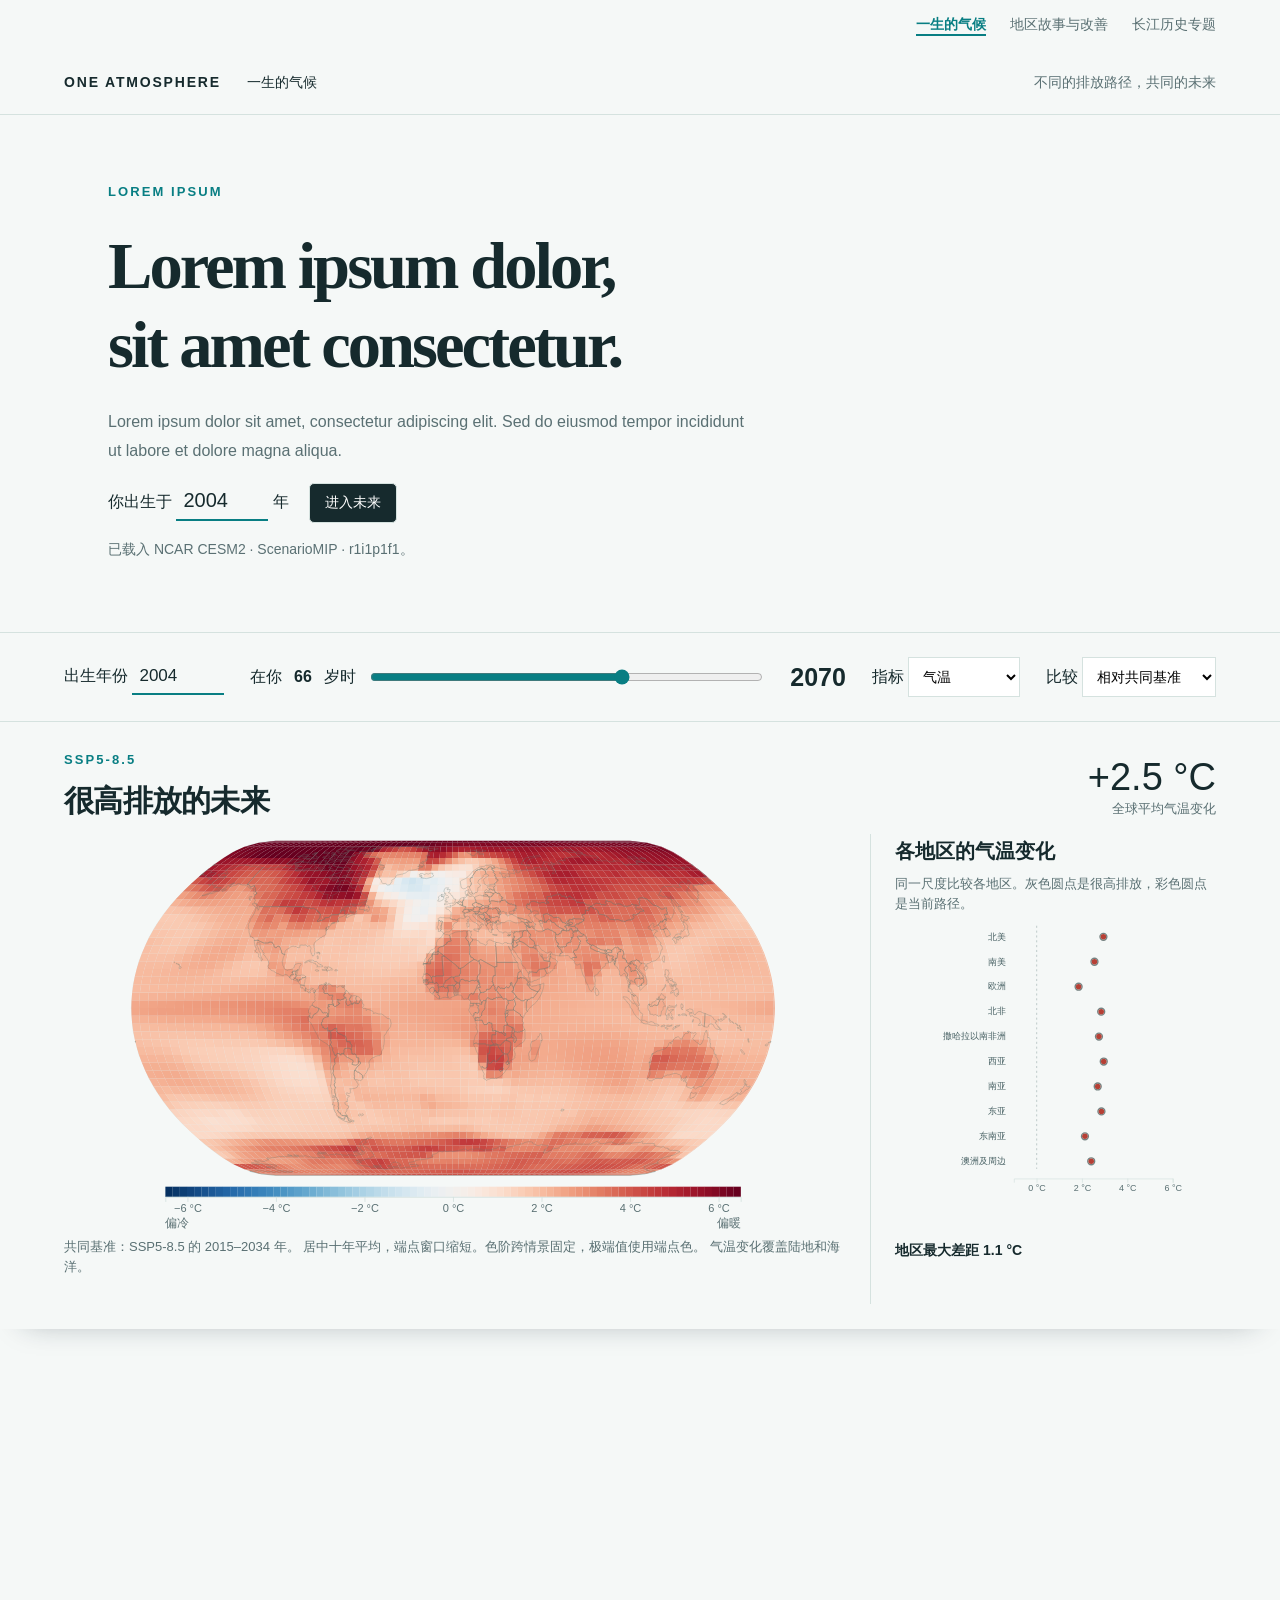
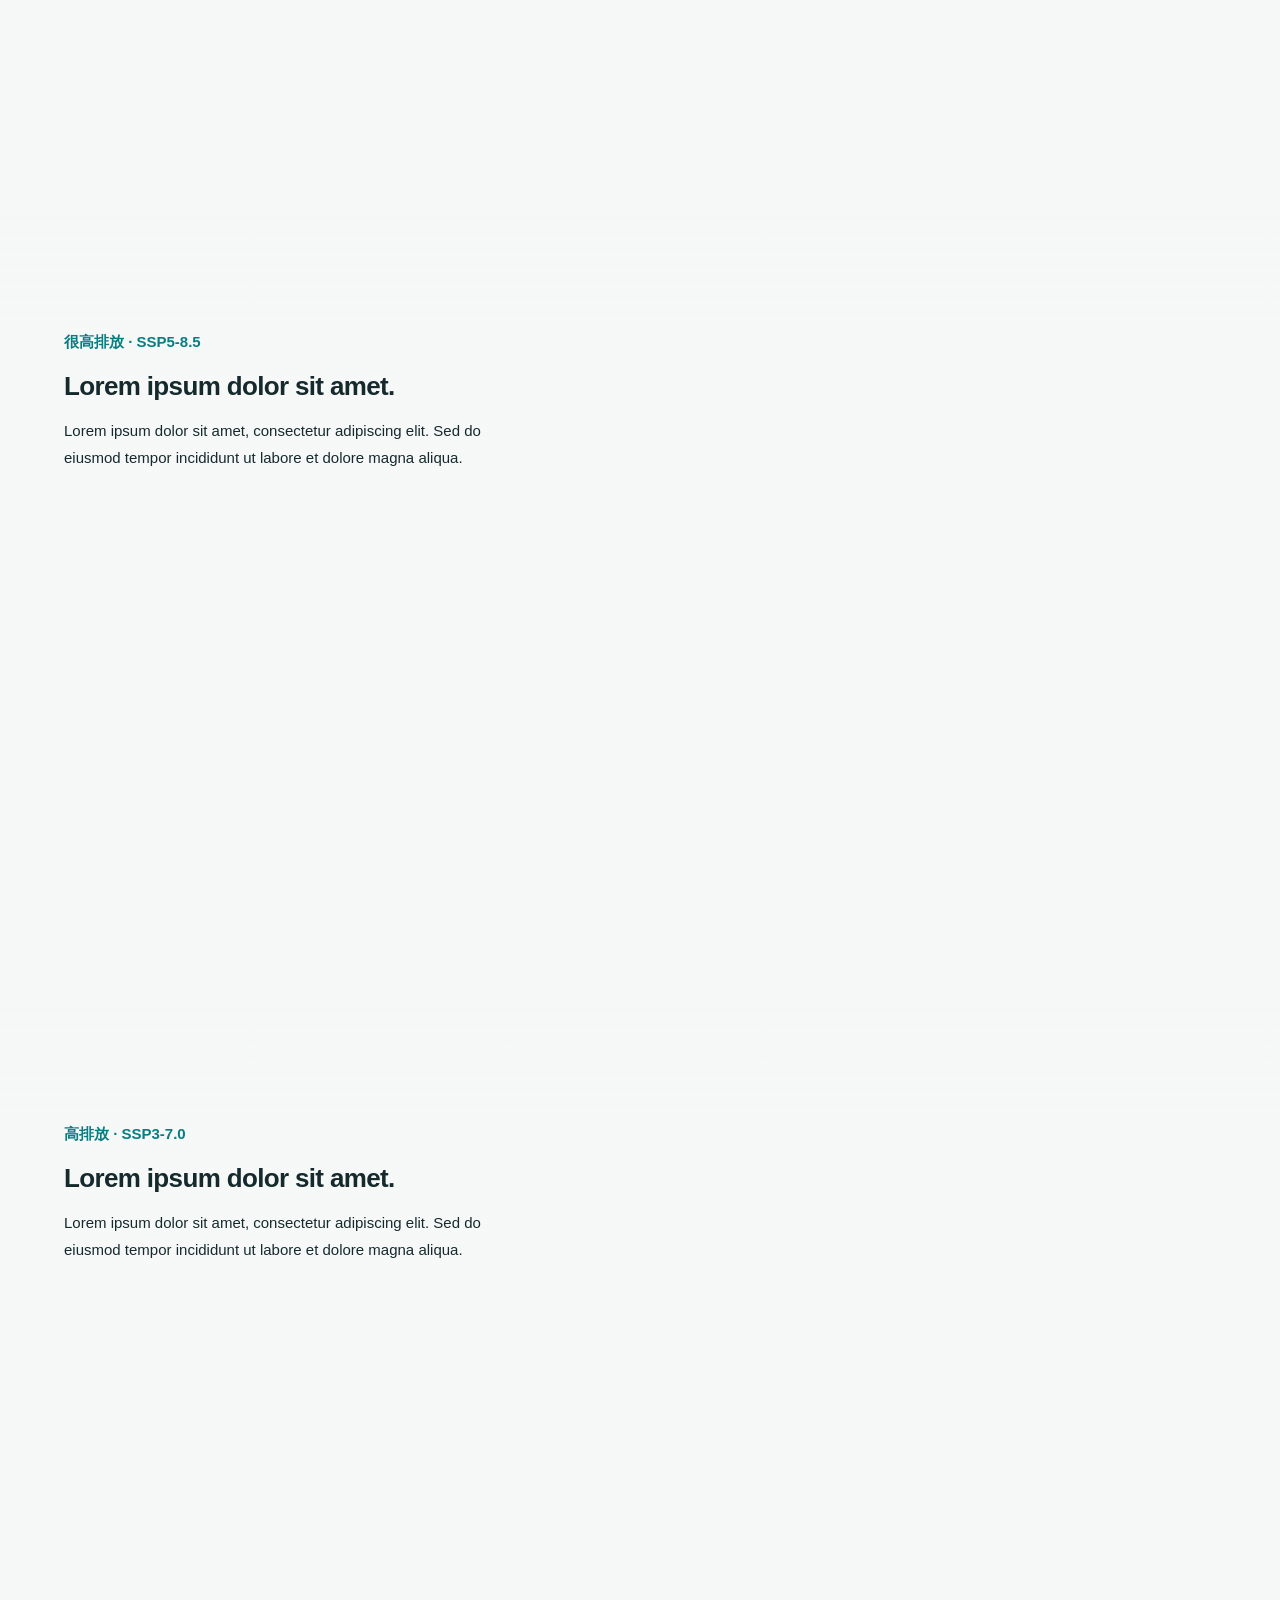
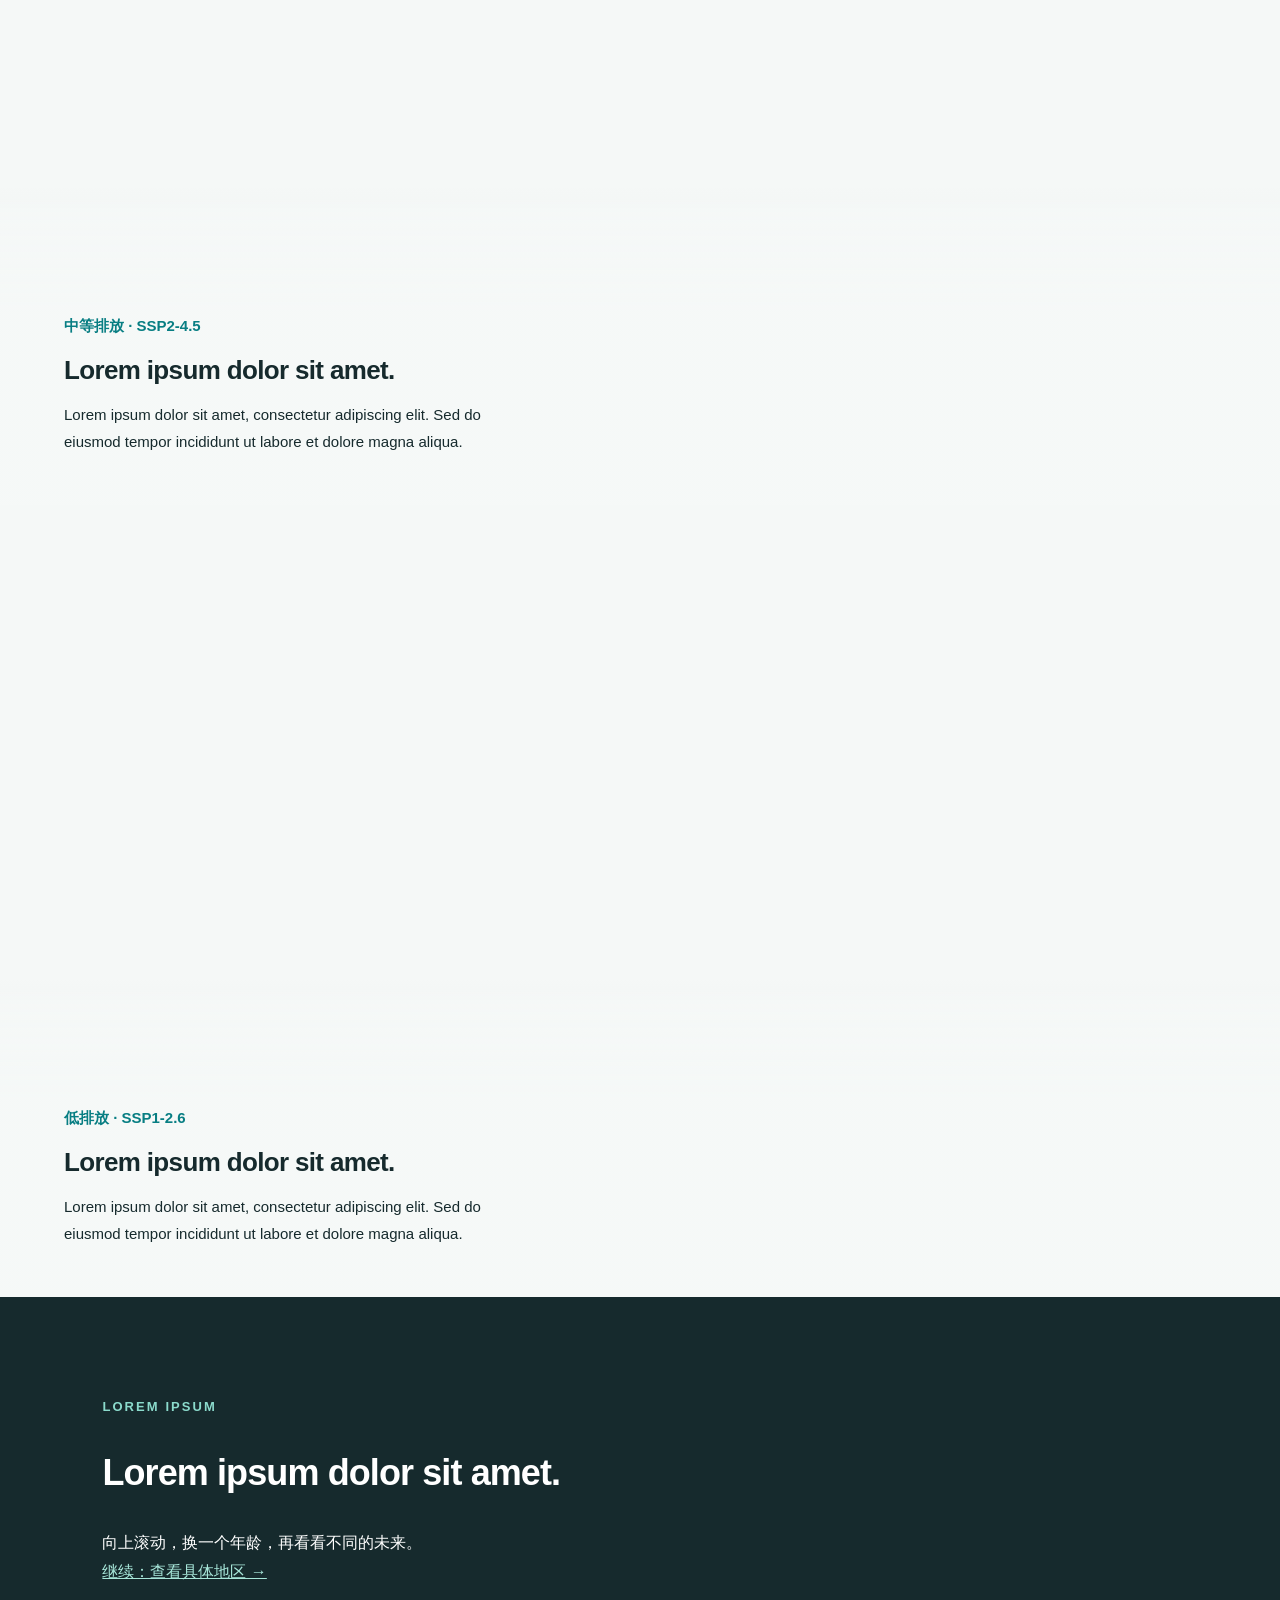
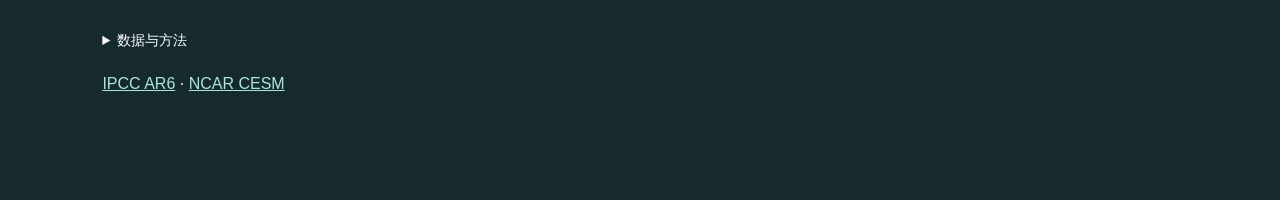
<file: index.html>
<!doctype html><html lang="zh-CN"><head><meta charset="utf-8"><meta name="viewport" content="width=device-width,initial-scale=1"><title>一生的气候</title><link rel="stylesheet" href="style.css"><script src="d3.min.js"></script><script type="module" src="main.js"></script></head><body data-page="lifetime">
<nav class="page-nav"><a aria-current="page" href="index.html">一生的气候</a><a href="regions.html">地区故事与改善</a><a href="yangtze.html">长江历史专题</a></nav>
<header><a href="#">ONE ATMOSPHERE <span>一生的气候</span></a><span>不同的排放路径，共同的未来</span></header>
<section class="intro"><p class="eyebrow">LOREM IPSUM</p><h1>Lorem ipsum dolor,<br>sit amet consectetur.</h1><p>Lorem ipsum dolor sit amet, consectetur adipiscing elit. Sed do eiusmod tempor incididunt ut labore et dolore magna aliqua.</p><label>你出生于 <input id="birth" type="number" min="1920" max="2026" value="2004"> 年</label><button id="begin">进入未来</button><p id="status" role="status">正在读取网页数据…</p></section>
<main id="experience"><div class="controls"><label>出生年份 <input id="birth-top" type="number" min="1920" max="2026" value="2004"></label><label class="age-control">在你 <strong id="age-label">66</strong> 岁时 <input id="age" type="range" min="11" max="96" value="66"></label><strong id="year">2070</strong><label>指标 <select id="indicator">
<option value="temperature">气温</option>
<option value="seaLevel">动态海平面</option>
<option value="soil">表层土壤水</option>
</select></label><label>比较 <select id="mode">
<option value="warming">相对共同基准</option>
<option value="avoided">相对 SSP5-8.5</option>
</select></label></div>
<div class="sticky"><div class="figure-head"><div><p class="eyebrow" id="scenario-code">SSP5-8.5</p><h2 id="scenario-title">很高排放的未来</h2></div><div class="metric"><strong id="global-value">—</strong><span id="metric-label">全球平均气温变化</span></div></div><div class="visuals"><section class="map-panel"><svg id="map" viewBox="0 0 900 480" aria-label="指标变化地图"></svg><svg id="legend" viewBox="0 0 900 52"></svg><p class="caption" id="baseline">数据尚未载入。空白区域不代表没有变化。</p></section><aside><h3 id="gap-heading">各地区的气温</h3><p class="caption">同一尺度比较各地区。灰色圆点是很高排放，彩色圆点是当前路径。</p><svg id="gap" viewBox="0 0 410 430" aria-label="地区指标对比"></svg><p id="gap-summary"></p></aside></div></div>
<div id="steps"><section class="step" data-scenario="ssp585"><p>很高排放 · SSP5-8.5</p><h2>Lorem ipsum dolor sit amet.</h2><p>Lorem ipsum dolor sit amet, consectetur adipiscing elit. Sed do eiusmod tempor incididunt ut labore et dolore magna aliqua.</p></section><section class="step" data-scenario="ssp370"><p>高排放 · SSP3-7.0</p><h2>Lorem ipsum dolor sit amet.</h2><p>Lorem ipsum dolor sit amet, consectetur adipiscing elit. Sed do eiusmod tempor incididunt ut labore et dolore magna aliqua.</p></section><section class="step" data-scenario="ssp245"><p>中等排放 · SSP2-4.5</p><h2>Lorem ipsum dolor sit amet.</h2><p>Lorem ipsum dolor sit amet, consectetur adipiscing elit. Sed do eiusmod tempor incididunt ut labore et dolore magna aliqua.</p></section><section class="step" data-scenario="ssp126"><p>低排放 · SSP1-2.6</p><h2>Lorem ipsum dolor sit amet.</h2><p>Lorem ipsum dolor sit amet, consectetur adipiscing elit. Sed do eiusmod tempor incididunt ut labore et dolore magna aliqua.</p></section></div></main>
<section class="ending"><p class="eyebrow">LOREM IPSUM</p><h2>Lorem ipsum dolor sit amet.</h2><p>向上滚动，换一个年龄，再看看不同的未来。<br><a href="regions.html">继续：查看具体地区 →</a></p><details><summary>数据与方法</summary><div id="methods">数据来自 NCAR CESM2 ScenarioMIP 的 r1i1p1f1。三个指标分别使用 SSP5-8.5 的 2015–2034 年平均格点值作基准，再取居中十年均值。气温使用全部有效格点，土壤水使用陆地有效格点，动态海平面使用海洋有效格点。区域值为导出程序所列经纬度框的面积加权均值。动态海平面来自 CMIP6 的 zos，呈现区域海表高度变化。完整的相对海平面还需要全球热膨胀、陆地冰融化和陆地升降等分量。</div></details><p><a href="https://www.ipcc.ch/report/ar6/syr/">IPCC AR6</a> · <a href="https://www.cesm.ucar.edu/">NCAR CESM</a></p></section><div id="tooltip" role="status"></div></body></html>
</file>
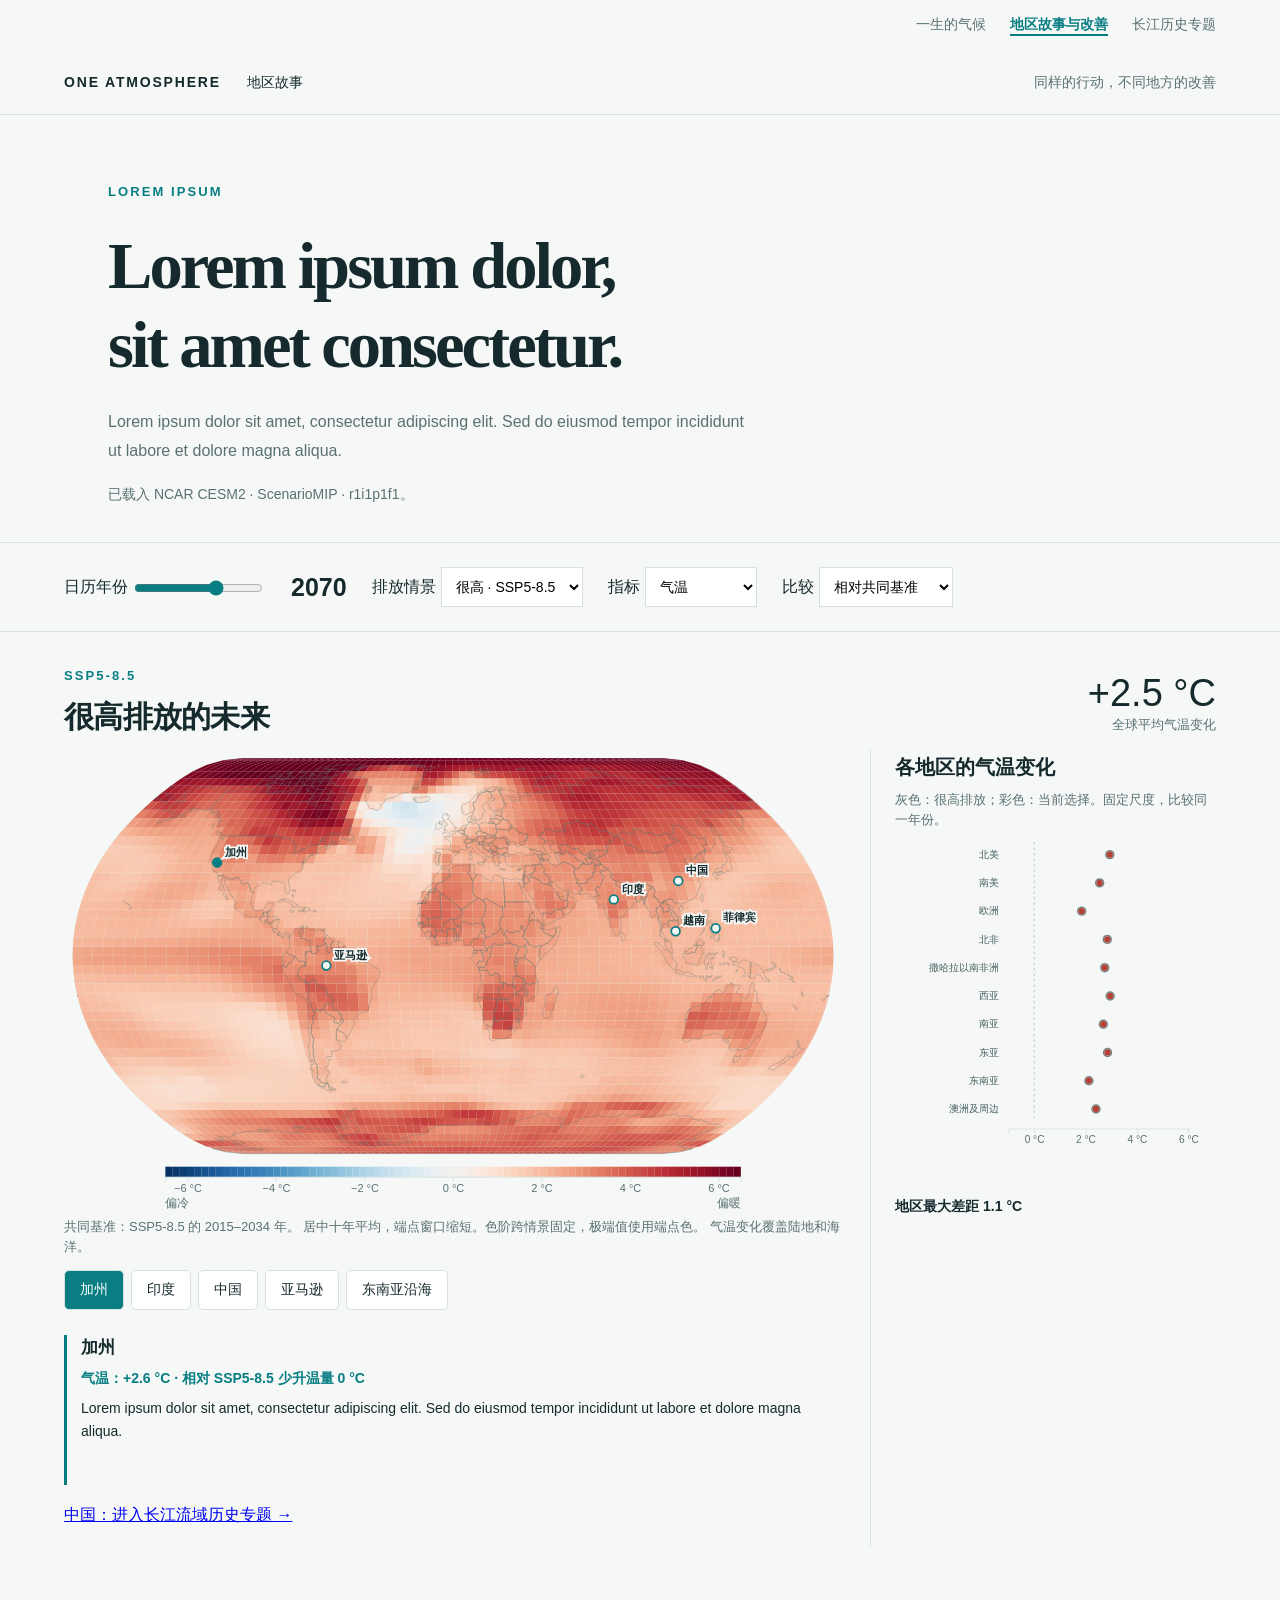
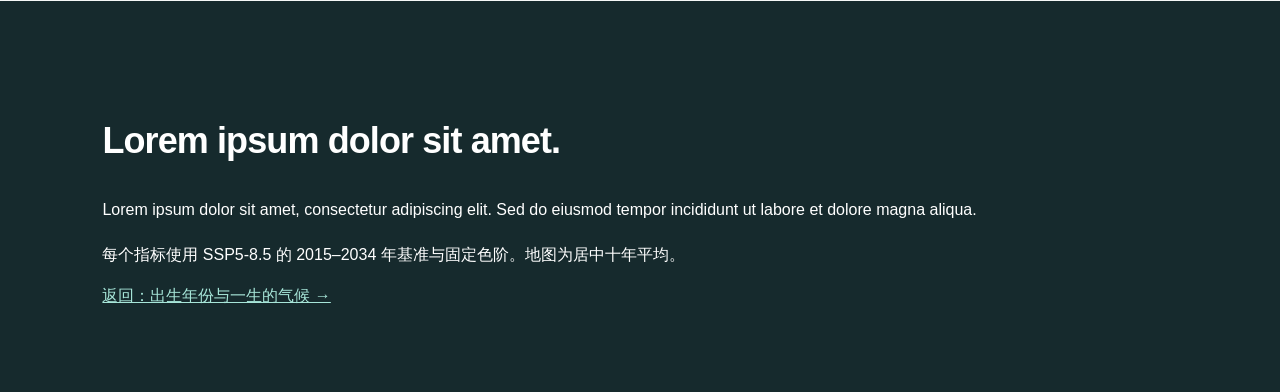
<file: regions.html>
<!doctype html><html lang="zh-CN"><head><meta charset="utf-8"><meta name="viewport" content="width=device-width,initial-scale=1"><title>地区故事与改善</title><link rel="stylesheet" href="style.css"><script src="d3.min.js"></script><script type="module" src="main.js"></script></head><body data-page="regions">
<nav class="page-nav"><a href="index.html">一生的气候</a><a aria-current="page" href="regions.html">地区故事与改善</a><a href="yangtze.html">长江历史专题</a></nav>
<header><a href="index.html">ONE ATMOSPHERE <span>地区故事</span></a><span>同样的行动，不同地方的改善</span></header>
<section class="intro"><p class="eyebrow">LOREM IPSUM</p><h1>Lorem ipsum dolor,<br>sit amet consectetur.</h1><p>Lorem ipsum dolor sit amet, consectetur adipiscing elit. Sed do eiusmod tempor incididunt ut labore et dolore magna aliqua.</p><p id="status" role="status">正在读取网页数据…</p></section>
<main id="experience"><div class="controls"><label>日历年份 <input id="region-year" type="range" min="2015" max="2100" value="2070" step="1"></label><strong id="year">2070</strong><label>排放情景 <select id="scenario-select"><option value="ssp585">很高 · SSP5-8.5</option><option value="ssp370">高 · SSP3-7.0</option><option value="ssp245">中等 · SSP2-4.5</option><option value="ssp126">低 · SSP1-2.6</option></select></label><label>指标 <select id="indicator">
<option value="temperature">气温</option>
<option value="seaLevel">动态海平面</option>
<option value="soil">表层土壤水</option>
</select></label><label>比较 <select id="mode">
<option value="warming">相对共同基准</option>
<option value="avoided">相对 SSP5-8.5</option>
</select></label></div>
<div class="regional-figure"><div class="figure-head"><div><p class="eyebrow" id="scenario-code">SSP5-8.5</p><h2 id="scenario-title">很高排放的未来</h2></div><div class="metric"><strong id="global-value">—</strong><span id="metric-label">全球平均气温变化</span></div></div><div class="visuals"><section class="map-panel"><svg id="map" viewBox="0 0 900 480" aria-label="指标变化地图"></svg><svg id="legend" viewBox="0 0 900 52"></svg><p id="baseline" class="caption">数据尚未载入。空白不等于没有变化。</p><div id="region-buttons" aria-label="选择地区"></div><article id="region-story" aria-live="polite"></article><p><a href="yangtze.html">中国：进入长江流域历史专题 →</a></p></section><aside><h3 id="gap-heading">各地区的气温</h3><p class="caption">灰色：很高排放；彩色：当前选择。固定尺度，比较同一年份。</p><svg id="gap" viewBox="0 0 410 430" aria-label="地区指标对比"></svg><p id="gap-summary"></p></aside></div></div></main>
<section class="ending"><h2>Lorem ipsum dolor sit amet.</h2><p>Lorem ipsum dolor sit amet, consectetur adipiscing elit. Sed do eiusmod tempor incididunt ut labore et dolore magna aliqua.</p><p>每个指标使用 SSP5-8.5 的 2015–2034 年基准与固定色阶。地图为居中十年平均。</p><a href="index.html">返回：出生年份与一生的气候 →</a></section><div id="tooltip" role="status"></div></body></html>
</file>
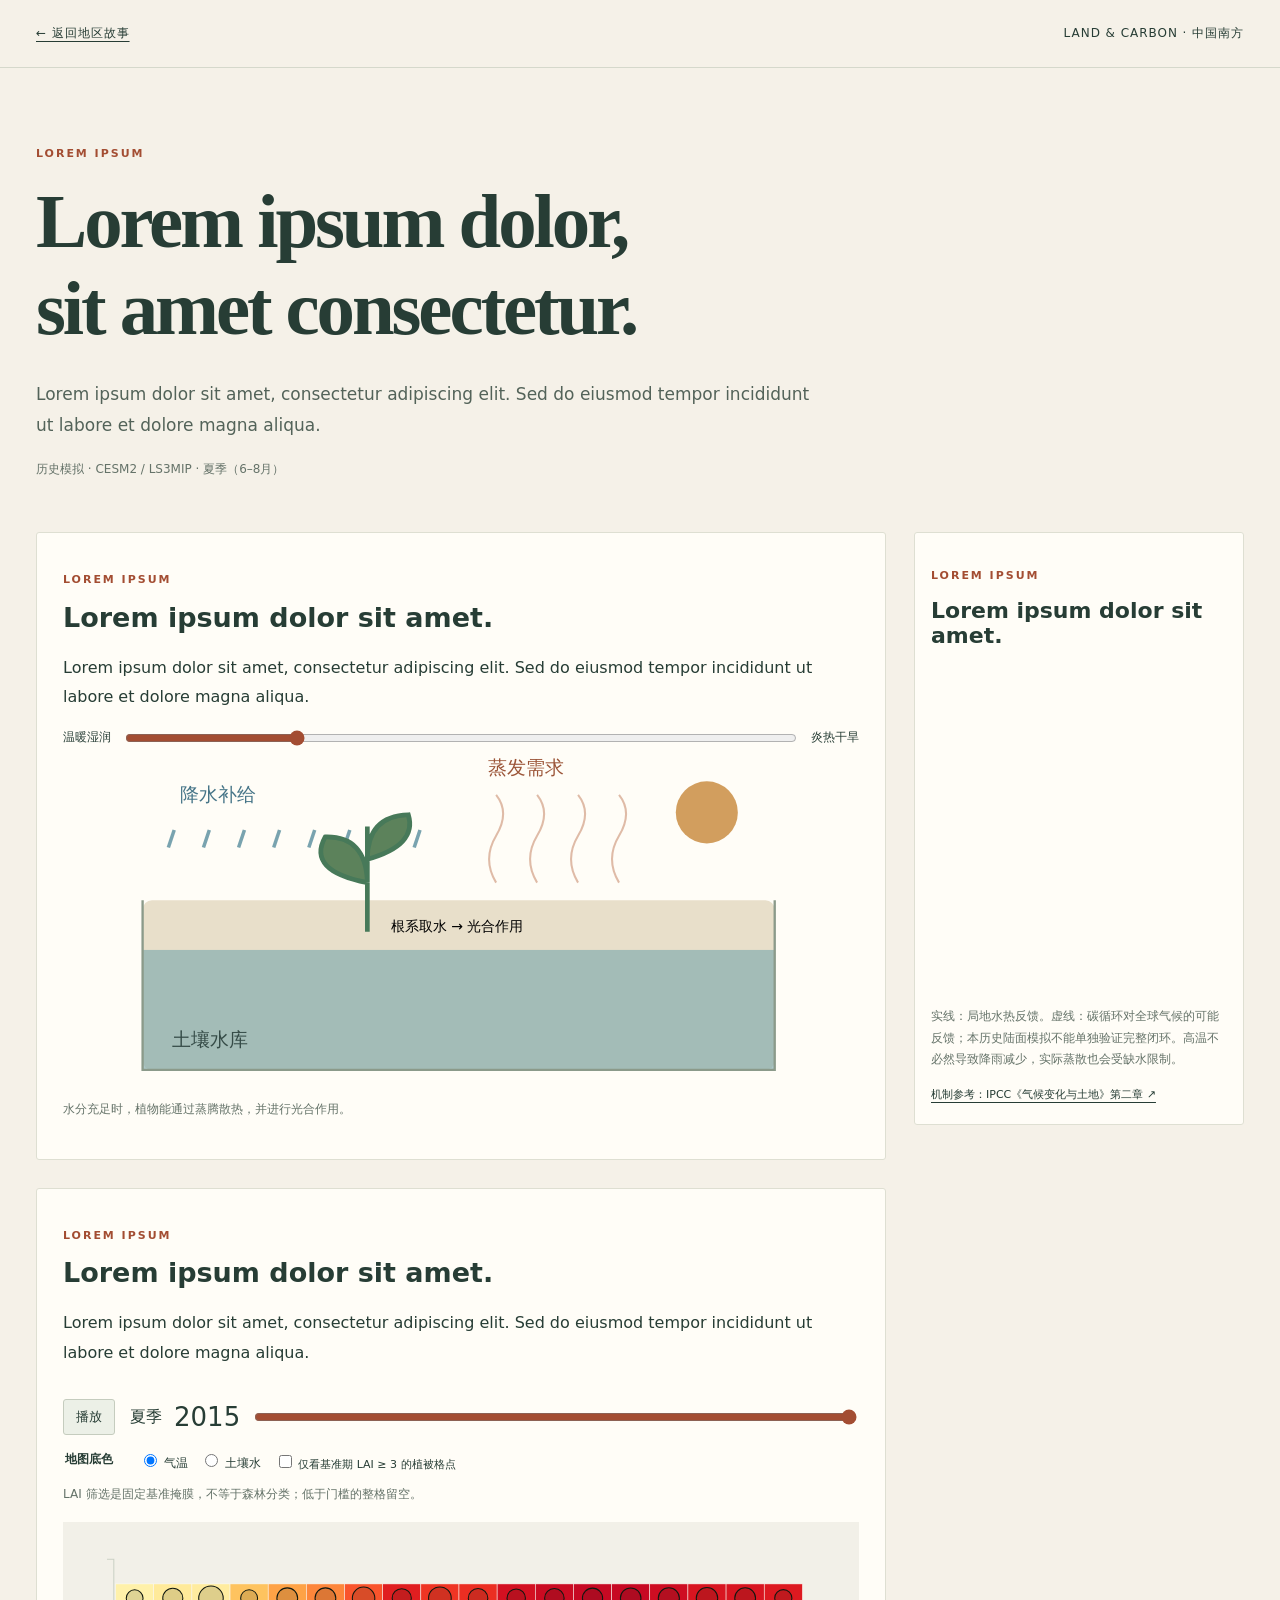
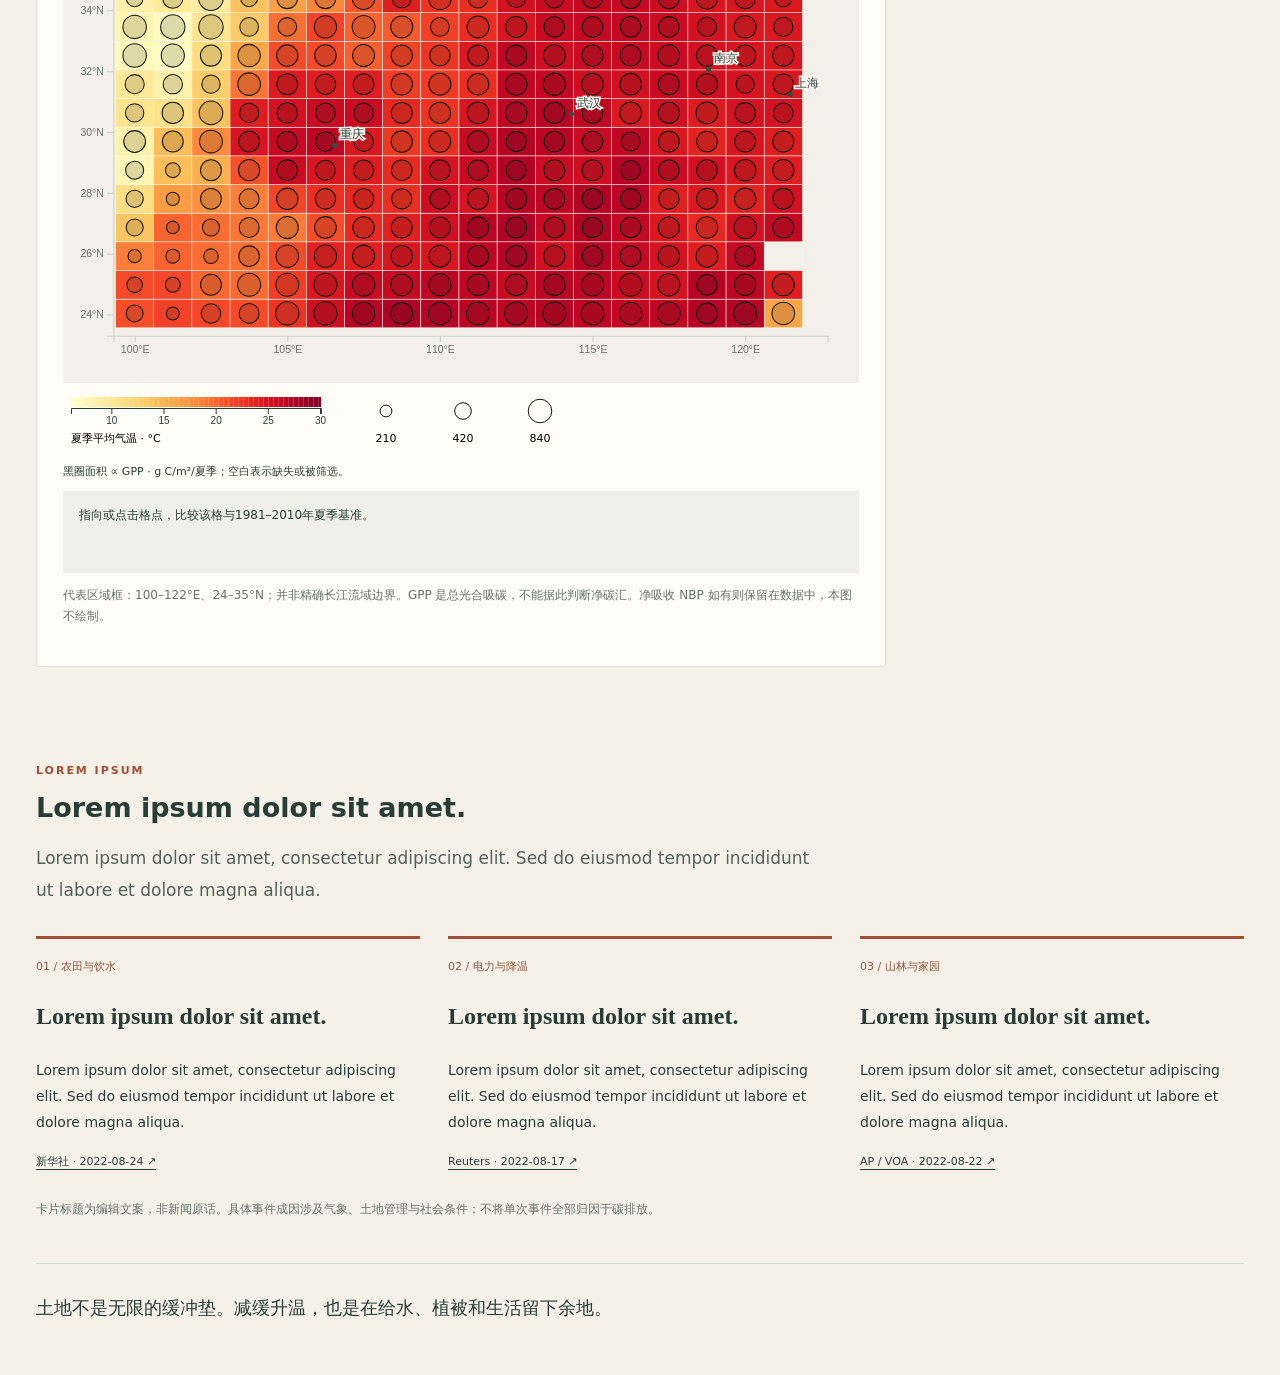
<file: yangtze.html>
<!doctype html>
<html lang="zh-CN"><head><meta charset="utf-8"><meta name="viewport" content="width=device-width,initial-scale=1"><title>长江的夏天，土地的呼吸</title><link rel="stylesheet" href="yangtze.css"><script src="d3.min.js" defer></script><script src="yangtze.js" defer></script></head>
<body><header><a href="regions.html">← 返回地区故事</a><span>LAND & CARBON · 中国南方</span></header>
<main><section class="intro"><p class="eyebrow">LOREM IPSUM</p><h1>Lorem ipsum dolor,<br>sit amet consectetur.</h1><p class="lead">Lorem ipsum dolor sit amet, consectetur adipiscing elit. Sed do eiusmod tempor incididunt ut labore et dolore magna aliqua.</p><p class="small">历史模拟 · CESM2 / LS3MIP · 夏季（6–8月）</p></section>
<div class="layout"><div><section class="panel mechanism"><p class="eyebrow">LOREM IPSUM</p><h2>Lorem ipsum dolor sit amet.</h2><p>Lorem ipsum dolor sit amet, consectetur adipiscing elit. Sed do eiusmod tempor incididunt ut labore et dolore magna aliqua.</p><label class="stress-label">温暖湿润 <input id="stress" type="range" min="0" max="100" value="25"> 炎热干旱</label><svg id="water" viewBox="0 0 680 290" role="img" aria-label="降雨、土壤水与植物光合作用机制示意"></svg><p id="mechanism-copy" class="caption"></p></section>
<section class="panel map-panel"><p class="eyebrow">LOREM IPSUM</p><h2>Lorem ipsum dolor sit amet.</h2><p>Lorem ipsum dolor sit amet, consectetur adipiscing elit. Sed do eiusmod tempor incididunt ut labore et dolore magna aliqua.</p>
<div id="status" role="status">正在读取 yangtze.json…</div><div id="controls" hidden><div class="timeline"><button id="play" aria-label="播放年份">播放</button><label>夏季 <output id="year-label"></output><input id="year" type="range" aria-label="选择年份"></label></div><div class="options"><fieldset><legend>地图底色</legend><label><input type="radio" name="layer" value="temperature" checked> 气温</label><label><input type="radio" name="layer" value="soil"> 土壤水</label></fieldset><label class="mask"><input id="leaf-mask" type="checkbox"> 仅看基准期 LAI ≥ 3 的植被格点</label></div><p class="small">LAI 筛选是固定基准掩膜，不等于森林分类；低于门槛的整格留空。</p></div>
<svg id="map" viewBox="0 0 760 440" role="img" aria-label="中国南方夏季气温土壤水与光合吸碳地图"></svg><div id="legend"></div><div id="detail" aria-live="polite">指向或点击格点，比较该格与1981–2010年夏季基准。</div><p class="caption">代表区域框：100–122°E、24–35°N；并非精确长江流域边界。GPP 是总光合吸碳，不能据此判断净碳汇。净吸收 NBP 如有则保留在数据中，本图不绘制。</p></section></div>
<aside><div class="panel feedback"><p class="eyebrow">LOREM IPSUM</p><h2>Lorem ipsum dolor sit amet.</h2><svg viewBox="0 0 330 355" role="img" aria-label="高温增强蒸发需求，土壤变干削弱蒸发冷却；碳吸收受限可能削弱净碳汇并加强全球升温"><defs><marker id="arrow" viewBox="0 0 10 10" refX="8" refY="5" markerWidth="6" markerHeight="6" orient="auto-start-reverse"><path d="M0 0L10 5L0 10Z" fill="#ab5b37"/>Lorem ipsum dolor sit amet, consectetur adipiscing elit. Sed do eiusmod tempor incididunt ut labore et dolore magna aliqua.</p><p class="small">实线：局地水热反馈。虚线：碳循环对全球气候的可能反馈；本历史陆面模拟不能单独验证完整闭环。高温不必然导致降雨减少，实际蒸散也会受缺水限制。</p><a class="source" href="https://www.ipcc.ch/srccl/chapter/chapter-2/" target="_blank" rel="noopener">机制参考：IPCC《气候变化与土地》第二章 ↗</a></div></aside></div>
<section class="consequences"><p class="eyebrow">LOREM IPSUM</p><h2>Lorem ipsum dolor sit amet.</h2><p class="lead">Lorem ipsum dolor sit amet, consectetur adipiscing elit. Sed do eiusmod tempor incididunt ut labore et dolore magna aliqua.</p><div class="news-grid"><article><span>01 / 农田与饮水</span><h3>Lorem ipsum dolor sit amet.</h3><p>Lorem ipsum dolor sit amet, consectetur adipiscing elit. Sed do eiusmod tempor incididunt ut labore et dolore magna aliqua.</p><a href="https://www.cnfin.com/yw-lb/detail/20220824/3693263_1.html" target="_blank" rel="noopener">新华社 · 2022-08-24 ↗</a></article><article><span>02 / 电力与降温</span><h3>Lorem ipsum dolor sit amet.</h3><p>Lorem ipsum dolor sit amet, consectetur adipiscing elit. Sed do eiusmod tempor incididunt ut labore et dolore magna aliqua.</p><a href="https://www.agriculture.com/markets/newswire/wrapup-1-china-races-to-alleviate-drought-power-cuts-amid-record-heatwave" target="_blank" rel="noopener">Reuters · 2022-08-17 ↗</a></article><article><span>03 / 山林与家园</span><h3>Lorem ipsum dolor sit amet.</h3><p>Lorem ipsum dolor sit amet, consectetur adipiscing elit. Sed do eiusmod tempor incididunt ut labore et dolore magna aliqua.</p><a href="https://www.voanews.com/a/china-fights-brush-fires-extends-power-rationing-in-drought-/6711262.html" target="_blank" rel="noopener">AP / VOA · 2022-08-22 ↗</a></article></div><p class="small">卡片标题为编辑文案，非新闻原话。具体事件成因涉及气象、土地管理与社会条件；不将单次事件全部归因于碳排放。</p></section><footer>土地不是无限的缓冲垫。减缓升温，也是在给水、植被和生活留下余地。</footer></main></body></html>
</file>
<file: style.css>
:root{--ink:#162a2d;--muted:#5a7073;--paper:#f5f8f7;--teal:#087e83;--accent:#d14f36;--line:#d5e2df;font-family:Inter,"Noto Sans SC","Microsoft YaHei",sans-serif;color:var(--ink);background:var(--paper)}*{box-sizing:border-box}body{margin:0}header{padding:22px 5vw;border-bottom:1px solid var(--line);display:flex;justify-content:space-between;align-items:center;font-size:14px}header a{font-weight:800;letter-spacing:.13em;text-decoration:none;color:var(--ink)}header a span{margin-left:20px;letter-spacing:0;font-weight:400}header>span{color:var(--muted)}.intro{max-width:1120px;margin:65px auto 70px;padding:0 28px}.eyebrow{font-size:13px;letter-spacing:.16em;color:var(--teal);font-weight:700}h1{font-family:Georgia,"Noto Serif SC",serif;font-size:clamp(42px,5.2vw,76px);line-height:1.18;letter-spacing:-.045em;margin:24px 0}p{line-height:1.8}h2{font-size:30px;line-height:1.4;letter-spacing:-.025em}h3{font-size:20px;line-height:1.5}.intro>p:not(.eyebrow){max-width:650px;color:var(--muted)}input[type=number]{width:92px;font-size:20px;border:0;border-bottom:2px solid var(--teal);padding:7px;background:transparent;color:var(--ink)}button,.upload{border:1px solid var(--line);background:white;color:var(--ink);padding:10px 15px;border-radius:5px;cursor:pointer;font-size:14px}button:hover,button:focus-visible{border-color:var(--teal)}#begin{background:var(--ink);color:white;margin-left:20px}.upload{display:inline-block}input[type=file]{font-size:14px;max-width:260px}#status{font-size:14px}.controls{position:sticky;top:0;z-index:10;display:flex;align-items:center;gap:30px;min-height:90px;padding:12px 5vw;background:#f5f8f7f5;border-block:1px solid var(--line);backdrop-filter:blur(12px)}.controls input[type=number]{font-size:17px}.age-control{flex:1;display:flex;gap:12px;align-items:center}.age-control input{flex:1;accent-color:var(--teal)}#year{font-size:25px;font-variant-numeric:tabular-nums}select{font-size:14px;max-width:260px;padding:10px;border:1px solid var(--line);background:white}.sticky{position:sticky;top:90px;padding:18px 5vw 25px;z-index:2;background:var(--paper);box-shadow:0 16px 30px -25px #1236}.figure-head{display:flex;align-items:center;justify-content:space-between}.figure-head h2{margin:4px 0 12px}.figure-head .eyebrow{margin:8px 0}.metric{text-align:right}.metric strong{display:block;font-size:38px;font-weight:500;font-variant-numeric:tabular-nums}.metric span{font-size:13px;color:var(--muted)}.visuals{display:grid;grid-template-columns:minmax(0,2.25fr) minmax(290px,1fr);gap:28px}.map-panel svg{display:block;width:100%}#map{max-height:39vh}#legend{max-height:44px}.caption{font-size:13px;color:var(--muted);line-height:1.6;margin:8px 0}aside{padding-left:24px;border-left:1px solid var(--line)}aside h3{margin:2px 0}#gap{width:100%;max-height:33vh}#gap-summary{font-size:14px;font-weight:600}#region-buttons{display:flex;gap:7px;flex-wrap:wrap;margin-top:12px}#region-buttons button.active{background:var(--teal);color:white}#region-story{border-left:3px solid var(--teal);padding:0 14px;margin-top:15px;min-height:110px}#region-story h3{font-size:17px;margin:0}#region-story p{font-size:14px;margin:6px 0;line-height:1.7}#region-story .numbers{color:var(--teal);font-weight:700}.step{position:relative;z-index:3;min-height:88vh;pointer-events:none;display:flex;flex-direction:column;justify-content:flex-end;align-items:flex-start;padding:30px 5vw 45px;background:linear-gradient(transparent 60%,#f5f8f7ed 75%)}.step h2{font-size:26px;margin:8px 0}.step>p{max-width:470px;font-size:15px;margin:5px 0}.step>p:first-child{font-weight:700;color:var(--teal)}.ending{position:relative;z-index:4;background:var(--ink);color:white;padding:85px 8vw}.ending h2{font-size:36px}.ending .eyebrow{color:#8bdbcc}.ending a{color:#a7e6d9}.ending details{max-width:900px;padding-top:25px;line-height:1.9;font-size:14px}.ending summary{cursor:pointer}.country{fill:#dfe8e5;stroke:#9cb4b0;stroke-width:.35}.graticule{fill:none;stroke:#c4d8d4;stroke-width:.45}.marker{cursor:pointer}.marker circle{fill:var(--paper);stroke:var(--teal);stroke-width:2}.marker.active circle{fill:var(--teal)}.marker text{font-size:13px;paint-order:stroke;stroke:var(--paper);stroke-width:4px;fill:var(--ink);font-weight:700}.axis text{font-size:13px;fill:var(--muted)}.axis path,.axis line{stroke:var(--line)}#tooltip{position:fixed;pointer-events:none;padding:10px 13px;background:var(--ink);color:white;border-radius:4px;font-size:14px;display:none;z-index:30}.empty-label{font-size:20px;fill:var(--muted)}@media(max-width:850px){header>span{display:none}.controls{gap:12px;flex-wrap:wrap;min-height:110px}.controls .age-control{min-width:50%}.controls label:last-child{width:100%}.sticky{top:125px;padding-inline:20px}.visuals{grid-template-columns:1fr}aside{border:0;padding:0}.sticky .figure-head h2{font-size:23px}.metric strong{font-size:28px}#map{max-height:28vh}#gap{max-height:190px}#region-story{min-height:0}#region-story p{font-size:13px}.step{min-height:105vh}.step h2{font-size:22px}.ending{padding:55px 24px}.ending h2{font-size:28px}}@media(prefers-reduced-motion:reduce){*{scroll-behavior:auto!important;transition:none!important}}

.page-nav{display:flex;justify-content:flex-end;gap:24px;padding:16px 5vw;font-size:14px;flex-wrap:wrap}.page-nav a{color:var(--muted);text-decoration:none}.page-nav a[aria-current=page]{color:var(--teal);font-weight:bold;border-bottom:2px solid var(--teal)}.regional-figure{padding:24px 5vw 55px}body[data-page=regions] #map{max-height:65vh}body[data-page=regions] #gap{max-height:50vh}body[data-page=regions] #region-story{margin-top:25px;min-height:150px}body[data-page=regions] .intro{margin-bottom:35px}body[data-page=regions] .controls{position:static;flex-wrap:wrap}body[data-page=regions] #region-year{accent-color:var(--teal);vertical-align:middle}body[data-page=lifetime] .map-panel{padding-bottom:18px}@media(max-width:850px){.regional-figure{padding:20px}.page-nav{gap:14px}body[data-page=regions] #gap{max-height:400px}}

.shorelines { fill: none; stroke: #647773; stroke-width: .38; pointer-events: none; }
.zero-line { stroke: #a5b7b5; stroke-dasharray: 3 4; }
#gap .row text { font-size: 13px; fill: #476063; }
#legend > text { font-size: 14px; fill: var(--muted); }
.controls { gap: clamp(10px, 2vw, 26px); }
.age-control input { min-width: 75px; }
@media (max-width: 850px) {
  .controls label:last-child { width: auto; }
  .controls .age-control { min-width: 35%; }
  .sticky { top: 128px; }
}
@media (max-width: 520px) {
  .controls .age-control { order: 1; flex-basis: 100%; }
  .controls select { max-width: 140px; padding: 5px; }
  .sticky { top: 144px; }
}
</file>
<file: yangtze.css>
:root{--paper:#f5f1e8;--ink:#273d35;--muted:#657369;--rust:#a34d32}*{box-sizing:border-box}body{margin:0;background:var(--paper);color:var(--ink);font-family:system-ui,'Noto Sans SC',sans-serif}header{max-width:1320px;margin:auto;padding:25px 36px;display:flex;justify-content:space-between;border-bottom:1px solid #d5d8cb;font-size:12px;letter-spacing:.08em}a{color:inherit;text-underline-offset:4px}main{max-width:1320px;margin:auto;padding:0 36px}.intro{padding:65px 0 40px;max-width:850px}h1{font-family:Georgia,'Songti SC',serif;font-size:clamp(42px,6vw,78px);line-height:1.13;margin:15px 0 26px;letter-spacing:-.04em}h2{font-size:27px;margin:10px 0 20px}p{line-height:1.85}.lead{font-size:17px;max-width:790px;color:#536359}.eyebrow{font-size:11px;letter-spacing:.18em;text-transform:uppercase;font-weight:700;color:var(--rust)}.small,.caption{font-size:12px;line-height:1.8;color:var(--muted)}.layout{display:grid;grid-template-columns:minmax(0,1fr) 330px;gap:28px;align-items:start}.panel{background:#fffdf7;border:1px solid #dedfd2;padding:26px;border-radius:3px;margin-bottom:28px}.feedback{position:sticky;top:18px;padding:22px 16px}.feedback h2{font-size:22px}.feedback svg{width:100%;height:auto}.arrows path{fill:none;stroke:#ab5b37;stroke-width:1.8}.arrows .dashed{stroke-dasharray:5 5}.nodes rect{fill:#f3ece0;stroke:#d6cbb7;rx:6}.nodes text{text-anchor:middle;font-size:13px;fill:#34483c}.cycle-caption{font-size:14px;border-top:1px solid #dbd9cc;padding-top:18px}.source{font-size:11px}.stress-label{display:flex;align-items:center;gap:12px;font-size:12px}input[type=range]{accent-color:#a34d32;min-width:80px;flex:1}#water{width:100%;display:block}.timeline{display:flex;gap:15px;align-items:center;padding:16px 0}.timeline label{flex:1;display:flex;gap:12px;align-items:center}output{font-size:26px;font-variant-numeric:tabular-nums}button{cursor:pointer;border:1px solid #c5ccbe;background:#ecf0e7;padding:8px 12px;color:var(--ink);border-radius:3px}.options{display:flex;gap:14px;flex-wrap:wrap;align-items:center;font-size:12px}fieldset{border:0;margin:0;padding:0;display:flex;gap:12px}legend{float:left;margin-right:12px;font-weight:bold}.mask{font-size:11px}#map{width:100%;height:auto;background:#f2f0e8;display:block;margin-top:16px}.cell{stroke:#faf8f1;stroke-width:.5}.dot{fill:#151915;fill-opacity:.14;stroke:#101810;stroke-width:1;pointer-events:none}.city{pointer-events:none}.city text{font-size:11px;fill:#263d34;paint-order:stroke;stroke:#fffdf7;stroke-width:3px}.city circle{fill:#334e40}.axis text{font-size:10px;fill:#697367}.axis path,.axis line{stroke:#cbd1c5}#legend{display:flex;gap:18px;flex-wrap:wrap;padding:12px 0;font-size:11px}#legend svg{max-width:100%}#detail{padding:14px 16px;background:#eff0e7;font-size:12px;min-height:82px;line-height:1.8}.error{border-left:3px solid #a34d32;padding:15px;background:#f3e9da;font-size:13px}code{font-family:monospace}.consequences{padding:55px 0 30px}.news-grid{display:grid;grid-template-columns:repeat(3,1fr);gap:28px;margin:30px 0}.news-grid article{border-top:3px solid #a34d32;padding-top:16px}.news-grid span{font-size:11px;color:#8d573c}.news-grid h3{font-family:Georgia,'Songti SC',serif;font-size:24px;line-height:1.5}.news-grid p{font-size:14px}.news-grid a{font-size:11px}footer{border-top:1px solid #d4d8ca;padding:32px 0 55px;font-size:18px}#status:empty{display:none}@media(max-width:980px){.layout{grid-template-columns:1fr}.feedback{position:static;display:grid;grid-template-columns:1fr 1fr;gap:0 20px}.feedback svg{grid-column:1;grid-row:2 / span 4}.feedback h2{grid-column:2}.feedback .eyebrow{grid-column:1 / -1}.news-grid{gap:18px}}@media(max-width:620px){main{padding:0 16px}header{padding:18px 16px}header span{display:none}.panel{padding:18px}.news-grid{grid-template-columns:1fr}.feedback{display:block}.feedback svg{max-height:330px}.timeline label{flex-wrap:wrap}.timeline input{width:100%}.intro{padding-top:38px}.stress-label{gap:5px;font-size:10px}}
@media(min-width:981px){.layout>aside{align-self:stretch}.feedback{margin-bottom:0}}
</file>
